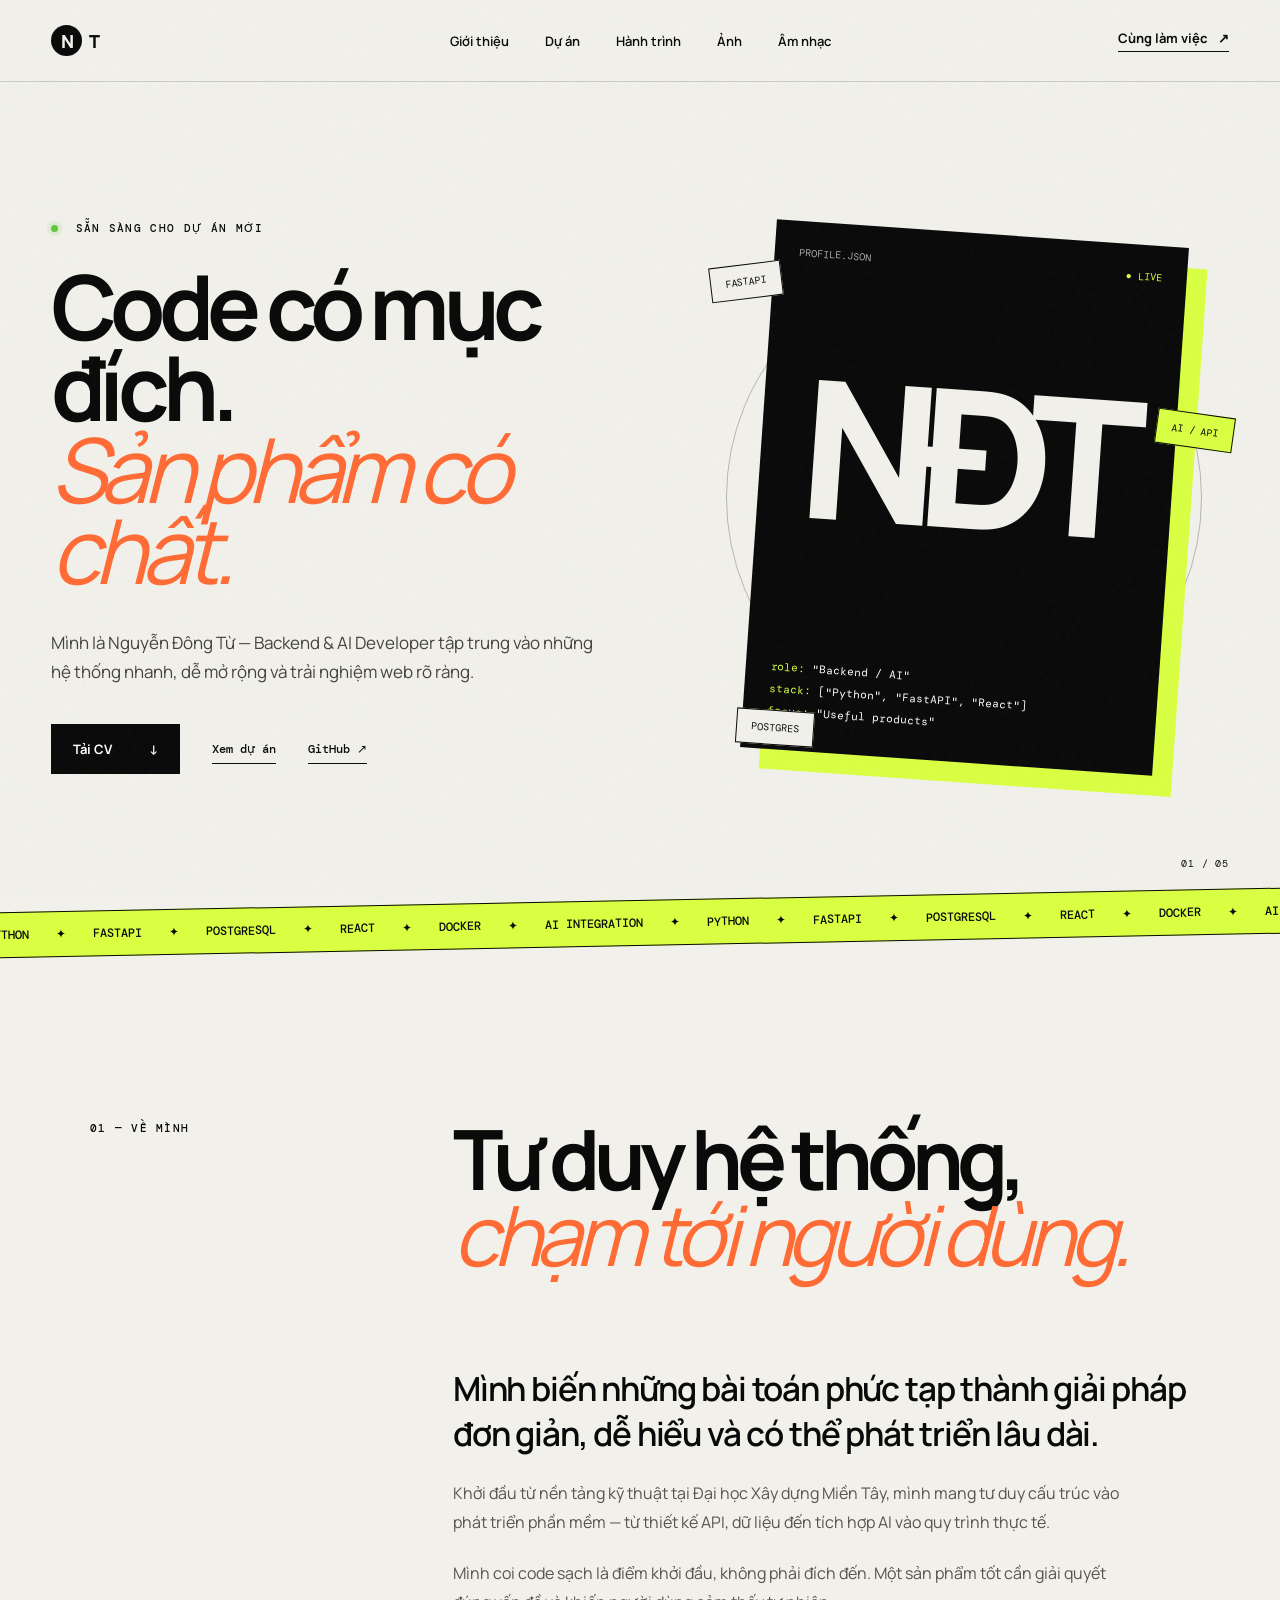
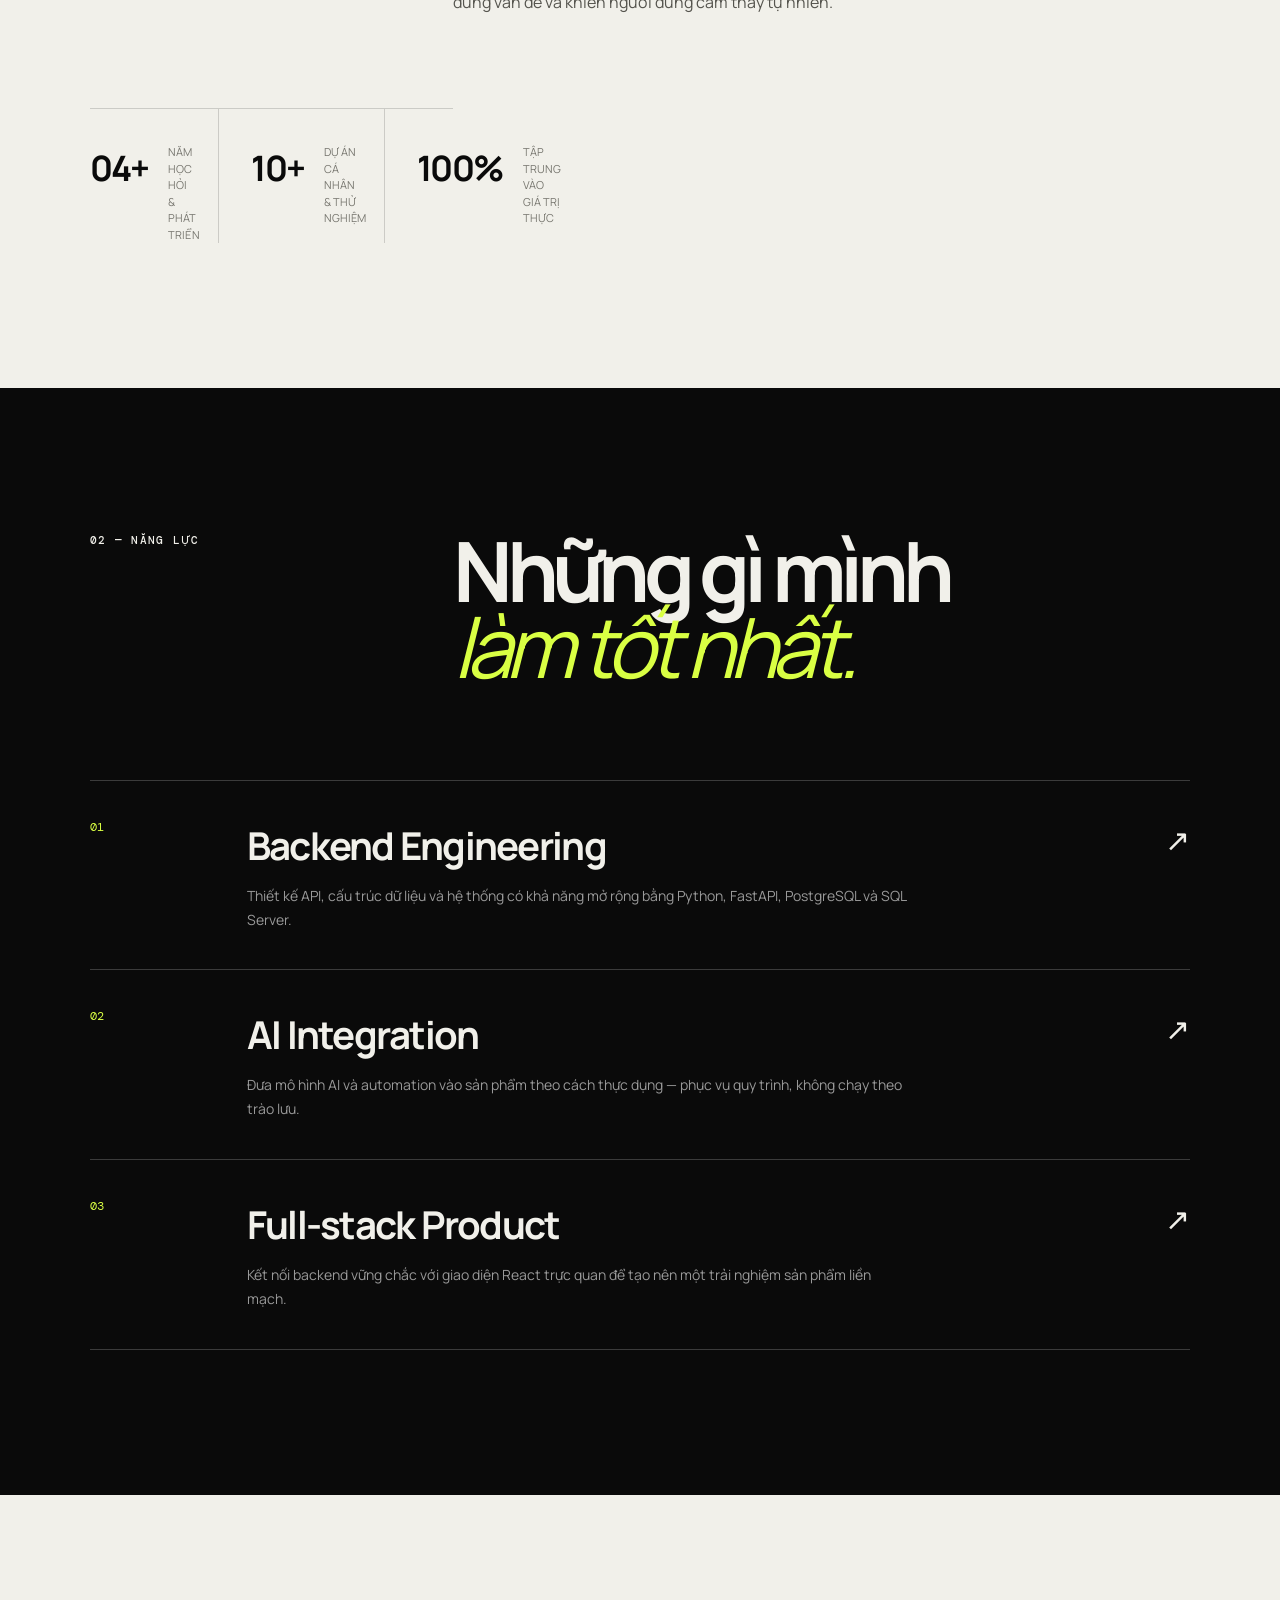
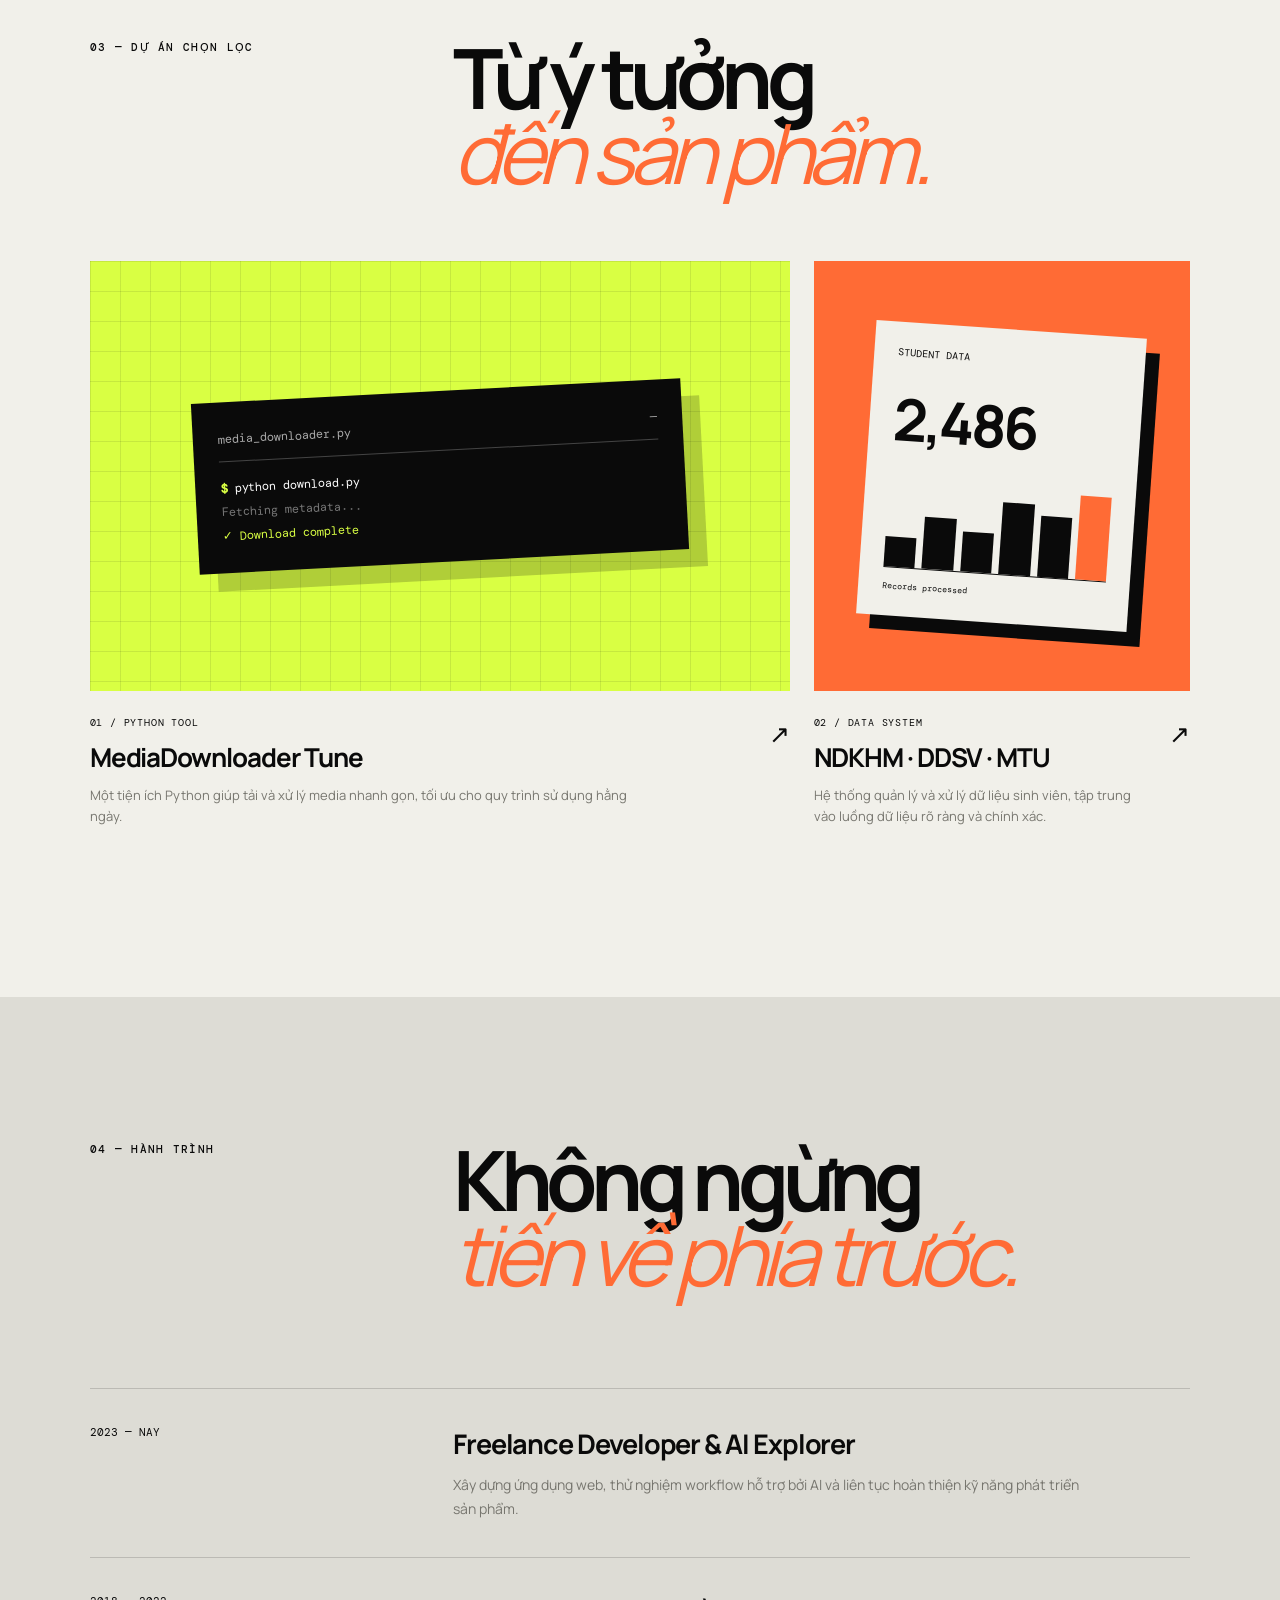
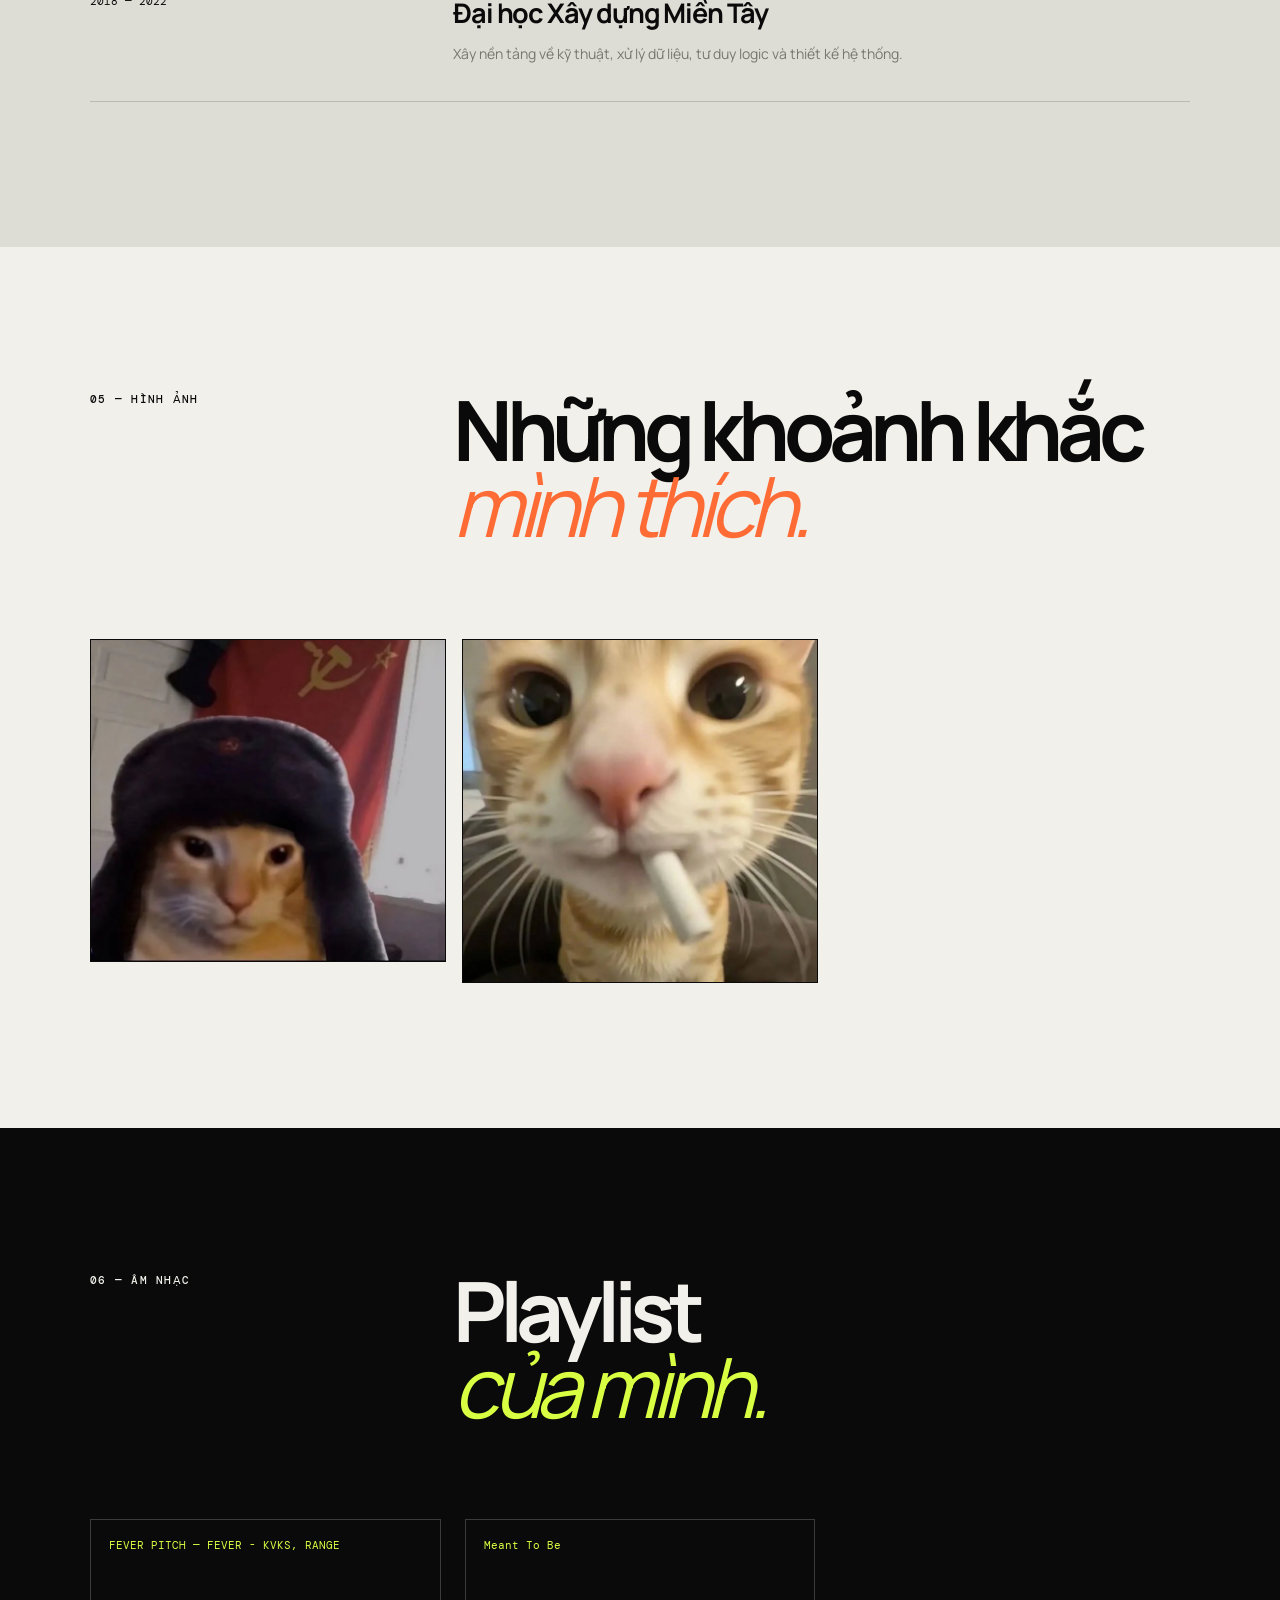
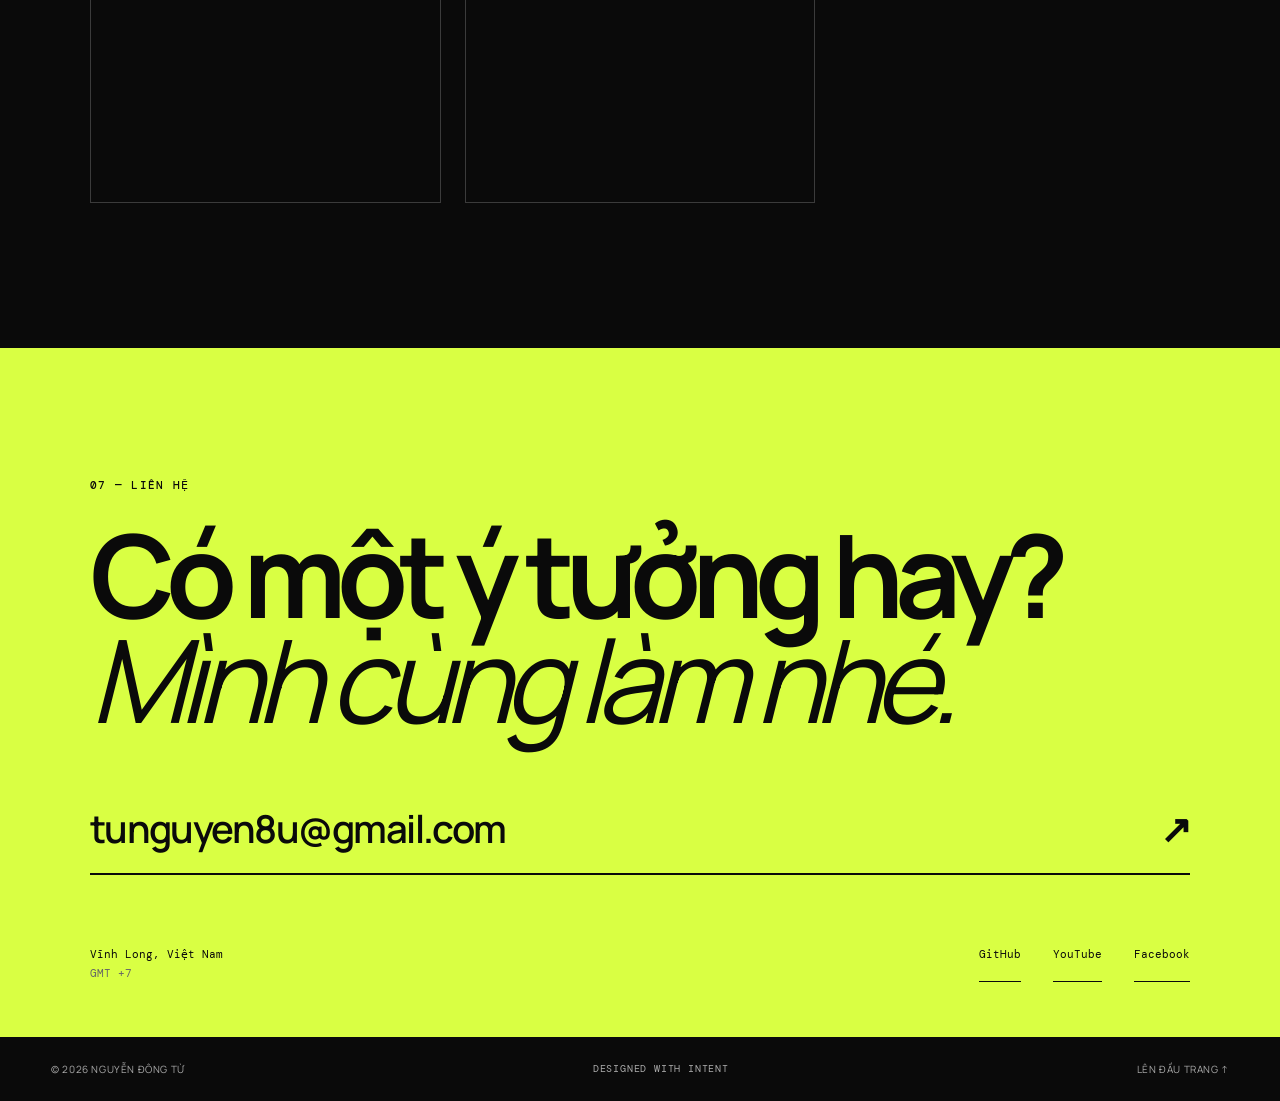
<file: index.html>
<!doctype html>
<html lang="vi">

<head>
  <meta charset="UTF-8">
  <meta name="viewport" content="width=device-width, initial-scale=1">
  <meta name="theme-color" content="#0a0a0a">
  <title>Nguyễn Từ — Backend & AI Developer</title>
  <meta name="description"
    content="Portfolio của Nguyễn Đông Từ — lập trình viên Backend & AI, xây dựng sản phẩm web nhanh, gọn và có chiều sâu.">
  <meta property="og:title" content="Nguyễn Đông Từ — Backend & AI Developer">
  <meta property="og:description" content="Biến ý tưởng thành những sản phẩm số gọn gàng, bền vững và hữu ích.">
  <meta property="og:type" content="website">
  <meta property="og:url" content="https://nguyen123tu.github.io/">
  <link rel="icon"
    href="data:image/svg+xml,<svg xmlns='http://www.w3.org/2000/svg' viewBox='0 0 100 100'><text y='.9em' font-size='82'>⚡</text></svg>">
  <link rel="preconnect" href="https://fonts.googleapis.com">
  <link rel="preconnect" href="https://fonts.gstatic.com" crossorigin>
  <link
    href="https://fonts.googleapis.com/css2?family=DM+Mono:wght@400;500&family=Manrope:wght@400;500;600;700;800&display=swap"
    rel="stylesheet">
  <link rel="stylesheet" href="style.css">
</head>

<body>
  <div class="noise" aria-hidden="true"></div>
  <div id="scroll-progress" aria-hidden="true"></div>

  <header class="site-header">
    <a class="brand" href="#top" aria-label="Về đầu trang"><span>N</span>T</a>
    <nav class="desktop-nav" aria-label="Điều hướng chính">
      <a href="#about">Giới thiệu</a>
      <a href="#work">Dự án</a>
      <a href="#journey">Hành trình</a>
      <a href="#gallery">Ảnh</a>
      <a href="#music">Âm nhạc</a>
    </nav>
    <a class="header-cta" href="mailto:tunguyen994@gmail.com">Cùng làm việc <span>↗</span></a>
    <button class="menu-button" aria-label="Mở menu" aria-expanded="false"><span></span><span></span></button>
  </header>

  <main id="top">
    <section class="hero">
      <div class="hero-copy reveal">
        <p class="eyebrow"><span class="status-dot"></span> Sẵn sàng cho dự án mới</p>
        <h1>Code có mục đích.<br><em>Sản phẩm có chất.</em></h1>
        <p class="hero-intro">Mình là Nguyễn Đông Từ — Backend & AI Developer tập trung vào những hệ thống nhanh, dễ mở
          rộng và trải nghiệm web rõ ràng.</p>
        <div class="hero-actions">
          <a class="button primary" href="CV_Nguyen_Dong_Tu.pdf" download>Tải CV <span>↓</span></a>
          <a class="text-link" href="#work">Xem dự án</a>
          <a class="text-link" href="https://github.com/nguyen123tu" target="_blank" rel="noreferrer">GitHub ↗</a>
        </div>
      </div>

      <div class="hero-stage reveal" aria-label="Minh họa hồ sơ lập trình viên">
        <div class="orbit orbit-one"></div>
        <div class="orbit orbit-two"></div>
        <div class="hero-card">
          <div class="card-top"><span>PROFILE.JSON</span><span class="live">● LIVE</span></div>
          <div class="monogram">NĐT</div>
          <div class="code-lines">
            <p><b>role:</b> "Backend / AI"</p>
            <p><b>stack:</b> ["Python", "FastAPI", "React"]</p>
            <p><b>focus:</b> "Useful products"</p>
          </div>
        </div>
        <span class="float-tag tag-one">FASTAPI</span>
        <span class="float-tag tag-two">AI / API</span>
        <span class="float-tag tag-three">POSTGRES</span>
      </div>
      <div class="hero-index mono">01 / 05</div>
    </section>

    <section class="ticker" aria-label="Công nghệ sử dụng">
      <div class="ticker-track">
        <span>PYTHON</span><i>✦</i><span>FASTAPI</span><i>✦</i><span>POSTGRESQL</span><i>✦</i><span>REACT</span><i>✦</i><span>DOCKER</span><i>✦</i><span>AI
          INTEGRATION</span><i>✦</i>
        <span>PYTHON</span><i>✦</i><span>FASTAPI</span><i>✦</i><span>POSTGRESQL</span><i>✦</i><span>REACT</span><i>✦</i><span>DOCKER</span><i>✦</i><span>AI
          INTEGRATION</span><i>✦</i>
      </div>
    </section>

    <section id="about" class="section about">
      <div class="section-heading reveal">
        <p class="eyebrow">01 — Về mình</p>
        <h2>Tư duy hệ thống,<br><span>chạm tới người dùng.</span></h2>
      </div>
      <div class="about-layout">
        <div class="about-copy reveal">
          <p class="lead">Mình biến những bài toán phức tạp thành giải pháp đơn giản, dễ hiểu và có thể phát triển lâu
            dài.</p>
          <p>Khởi đầu từ nền tảng kỹ thuật tại Đại học Xây dựng Miền Tây, mình mang tư duy cấu trúc vào phát triển phần
            mềm — từ thiết kế API, dữ liệu đến tích hợp AI vào quy trình thực tế.</p>
          <p>Mình coi code sạch là điểm khởi đầu, không phải đích đến. Một sản phẩm tốt cần giải quyết đúng vấn đề và
            khiến người dùng cảm thấy tự nhiên.</p>
        </div>
        <div class="facts reveal">
          <article><strong>04+</strong><span>Năm học hỏi<br>& phát triển</span></article>
          <article><strong>10+</strong><span>Dự án cá nhân<br>& thử nghiệm</span></article>
          <article><strong>100%</strong><span>Tập trung vào<br>giá trị thực</span></article>
        </div>
      </div>
    </section>

    <section class="section expertise">
      <div class="section-heading reveal">
        <p class="eyebrow">02 — Năng lực</p>
        <h2>Những gì mình<br><span>làm tốt nhất.</span></h2>
      </div>
      <div class="service-list">
        <article class="service reveal"><span class="service-no">01</span>
          <div>
            <h3>Backend Engineering</h3>
            <p>Thiết kế API, cấu trúc dữ liệu và hệ thống có khả năng mở rộng bằng Python, FastAPI, PostgreSQL và SQL
              Server.</p>
          </div><span class="service-arrow">↗</span>
        </article>
        <article class="service reveal"><span class="service-no">02</span>
          <div>
            <h3>AI Integration</h3>
            <p>Đưa mô hình AI và automation vào sản phẩm theo cách thực dụng — phục vụ quy trình, không chạy theo trào
              lưu.</p>
          </div><span class="service-arrow">↗</span>
        </article>
        <article class="service reveal"><span class="service-no">03</span>
          <div>
            <h3>Full-stack Product</h3>
            <p>Kết nối backend vững chắc với giao diện React trực quan để tạo nên một trải nghiệm sản phẩm liền mạch.
            </p>
          </div><span class="service-arrow">↗</span>
        </article>
      </div>
    </section>

    <section id="work" class="section work">
      <div class="section-heading reveal">
        <p class="eyebrow">03 — Dự án chọn lọc</p>
        <h2>Từ ý tưởng<br><span>đến sản phẩm.</span></h2>
      </div>
      <div class="project-grid">
        <a class="project project-featured reveal" href="https://github.com/nguyen123tu/MediaDownloader_Tune"
          target="_blank" rel="noreferrer">
          <div class="project-visual visual-one">
            <div class="terminal">
              <div class="terminal-bar">media_downloader.py <span>—</span></div>
              <p><b>$</b> python download.py</p>
              <p class="muted">Fetching metadata...</p>
              <p class="success">✓ Download complete</p>
            </div>
          </div>
          <div class="project-info">
            <div>
              <p class="mono">01 / PYTHON TOOL</p>
              <h3>MediaDownloader Tune</h3>
              <p>Một tiện ích Python giúp tải và xử lý media nhanh gọn, tối ưu cho quy trình sử dụng hằng ngày.</p>
            </div><span>↗</span>
          </div>
        </a>
        <a class="project reveal" href="https://github.com/nguyen123tu/NDKHM_DDSV_MTU" target="_blank" rel="noreferrer">
          <div class="project-visual visual-two">
            <div class="data-card"><span>STUDENT DATA</span><strong>2,486</strong>
              <div class="chart"><i></i><i></i><i></i><i></i><i></i><i></i></div><small>Records processed</small>
            </div>
          </div>
          <div class="project-info">
            <div>
              <p class="mono">02 / DATA SYSTEM</p>
              <h3>NDKHM · DDSV · MTU</h3>
              <p>Hệ thống quản lý và xử lý dữ liệu sinh viên, tập trung vào luồng dữ liệu rõ ràng và chính xác.</p>
            </div><span>↗</span>
          </div>
        </a>
      </div>
    </section>

    <section id="journey" class="section journey">
      <div class="section-heading reveal">
        <p class="eyebrow">04 — Hành trình</p>
        <h2>Không ngừng<br><span>tiến về phía trước.</span></h2>
      </div>
      <div class="timeline">
        <article class="timeline-row reveal"><time>2023 — NAY</time>
          <div>
            <h3>Freelance Developer & AI Explorer</h3>
            <p>Xây dựng ứng dụng web, thử nghiệm workflow hỗ trợ bởi AI và liên tục hoàn thiện kỹ năng phát triển sản
              phẩm.</p>
          </div>
        </article>
        <article class="timeline-row reveal"><time>2018 — 2022</time>
          <div>
            <h3>Đại học Xây dựng Miền Tây</h3>
            <p>Xây nền tảng về kỹ thuật, xử lý dữ liệu, tư duy logic và thiết kế hệ thống.</p>
          </div>
        </article>
      </div>
    </section>

    <section id="gallery" class="section gallery">
      <div class="section-heading reveal">
        <p class="eyebrow">05 — Hình ảnh</p>
        <h2>Những khoảnh khắc<br><span>mình thích.</span></h2>
      </div>
      <div class="gallery-grid" id="gallery-grid"></div>
    </section>

    <section id="music" class="section music">
      <div class="section-heading reveal">
        <p class="eyebrow">06 — Âm nhạc</p>
        <h2>Playlist<br><span>của mình.</span></h2>
      </div>
      <div class="music-grid" id="music-grid"></div>
    </section>

    <section class="contact reveal">
      <p class="eyebrow">07 — Liên hệ</p>
      <h2>Có một ý tưởng hay?<br><em>Mình cùng làm nhé.</em></h2>
      <a href="mailto:tunguyen8u@gmail.com">tunguyen8u@gmail.com <span>↗</span></a>
      <div class="contact-meta">
        <p>Vĩnh Long, Việt Nam<br><span>GMT +7</span></p>
        <div><a href="https://github.com/nguyen123tu" target="_blank" rel="noreferrer">GitHub</a><a
            href="https://www.youtube.com/@Tunguyen994" target="_blank" rel="noreferrer">YouTube</a><a
            href="https://www.facebook.com/NDTYtunguyen" target="_blank" rel="noreferrer">Facebook</a></div>
      </div>
    </section>
  </main>

  <footer>
    <p>© 2026 NGUYỄN ĐÔNG TỪ</p>
    <p class="mono">DESIGNED WITH INTENT</p><a href="#top">LÊN ĐẦU TRANG ↑</a>
  </footer>
  <div class="lightbox" id="lightbox" aria-hidden="true">
    <button class="lightbox-close" aria-label="Đóng">✕</button>
    <img alt="">
  </div>

  <script src="script.js"></script>
</body>

</html>
</file>
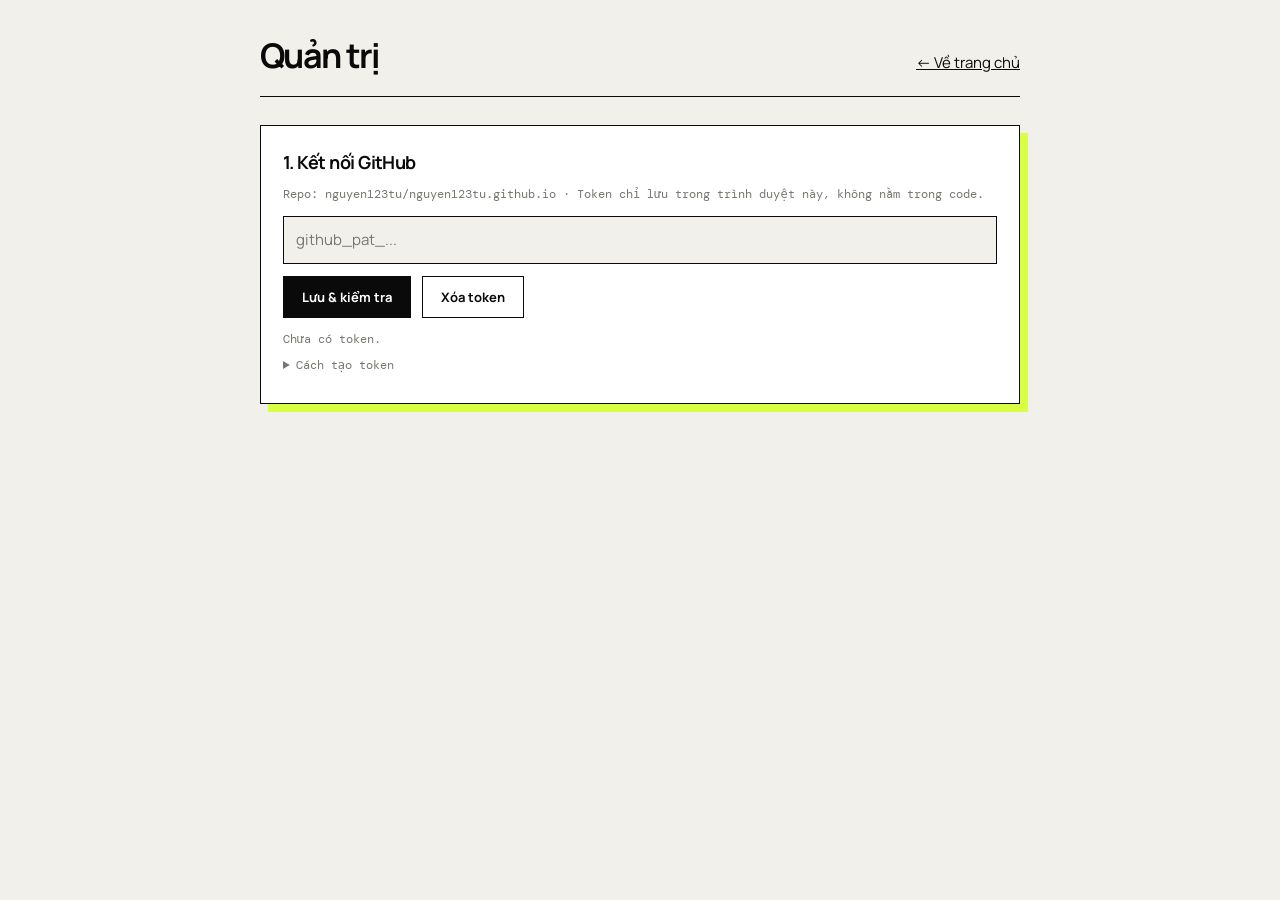
<file: admin.html>
<!doctype html>
<html lang="vi">
<head>
<meta charset="UTF-8">
<meta name="viewport" content="width=device-width, initial-scale=1">
<meta name="robots" content="noindex,nofollow">
<title>Quản trị — Nguyễn Từ</title>
<link rel="preconnect" href="https://fonts.googleapis.com">
<link rel="preconnect" href="https://fonts.gstatic.com" crossorigin>
<link href="https://fonts.googleapis.com/css2?family=DM+Mono:wght@400;500&family=Manrope:wght@400;600;700;800&display=swap" rel="stylesheet">
<style>
:root{--ink:#0a0a0a;--paper:#f1f0ea;--acid:#d9ff43;--orange:#ff6b35;--muted:#77766f;--line:rgba(10,10,10,.2)}
*{box-sizing:border-box;margin:0;padding:0}
[hidden]{display:none!important}
body{background:var(--paper);color:var(--ink);font:15px/1.6 "Manrope",sans-serif;padding:28px 5vw 80px}
main{max-width:760px;margin:0 auto}
header{display:flex;justify-content:space-between;align-items:baseline;margin-bottom:28px;border-bottom:1px solid var(--ink);padding-bottom:14px}
h1{font-size:34px;letter-spacing:-.05em}
h2{font-size:18px;letter-spacing:-.03em;margin-bottom:8px}
a{color:inherit}
.card{border:1px solid var(--ink);background:#fff;padding:22px;margin-bottom:22px;box-shadow:8px 8px 0 var(--acid)}
.hint,.status{font:12px/1.6 "DM Mono",monospace;color:var(--muted);margin:6px 0}
.status.ok{color:#2f8a14}.status.err{color:#c0392b}
input[type=text],input[type=password],input[type=url],input:not([type]),input[type=file]{width:100%;padding:11px 12px;border:1px solid var(--ink);background:var(--paper);font:inherit;margin:6px 0}
button{font:700 13px "Manrope",sans-serif;padding:11px 18px;border:1px solid var(--ink);background:var(--ink);color:#fff;cursor:pointer;margin:6px 8px 6px 0}
button:hover{background:var(--orange);border-color:var(--orange)}
button.ghost{background:transparent;color:var(--ink)}
button:disabled{opacity:.45;cursor:wait}
.tabs{display:flex;gap:0;margin-bottom:16px}
.tabs button{margin:0;background:transparent;color:var(--ink)}
.tabs button.on{background:var(--ink);color:#fff}
.items{list-style:none;margin-top:18px}
.items li{display:flex;align-items:center;gap:12px;border-top:1px solid var(--line);padding:10px 0}
.items img{width:52px;height:52px;object-fit:cover;background:var(--paper);flex:none}
.items .meta{flex:1;min-width:0;overflow-wrap:anywhere;font-size:13px}
.items .meta small{display:block;color:var(--muted);font-family:"DM Mono",monospace;font-size:11px}
.items button{margin:0;padding:7px 12px;font-size:12px}
ol{padding-left:20px;font-size:13px;color:#44433e}
</style>
</head>
<body>
<main>
  <header><h1>Quản trị</h1><a href="index.html">← Về trang chủ</a></header>

  <section class="card">
    <h2>1. Kết nối GitHub</h2>
    <p class="hint">Repo: nguyen123tu/nguyen123tu.github.io · Token chỉ lưu trong trình duyệt này, không nằm trong code.</p>
    <input id="token" type="password" placeholder="github_pat_..." autocomplete="off">
    <button id="save-token" type="button">Lưu &amp; kiểm tra</button>
    <button id="clear-token" type="button" class="ghost">Xóa token</button>
    <p id="auth-status" class="status"></p>
    <details>
      <summary class="hint">Cách tạo token</summary>
      <ol>
        <li>GitHub → Settings → Developer settings → Personal access tokens → Fine-grained tokens → Generate new token.</li>
        <li>Repository access: <b>Only select repositories</b> → chọn đúng repo nguyen123tu.github.io.</li>
        <li>Permissions → Repository permissions → <b>Contents: Read and write</b>.</li>
        <li>Đặt hạn dùng (ví dụ 90 ngày), tạo rồi dán token vào ô trên.</li>
      </ol>
    </details>
  </section>

  <section class="card" id="panel" hidden>
    <div class="tabs">
      <button type="button" data-tab="photos" class="on">Ảnh</button>
      <button type="button" data-tab="music">Nhạc</button>
    </div>

    <div id="tab-photos">
      <h2>Tải ảnh lên</h2>
      <p class="hint">Ảnh được tự động thu nhỏ (tối đa 1600px) và nén WebP trước khi tải.</p>
      <form id="photo-form">
        <input id="photo-files" type="file" accept="image/*" multiple required>
        <input id="photo-caption" type="text" placeholder="Chú thích (không bắt buộc, dùng chung cho các ảnh đã chọn)">
        <button type="submit">Tải ảnh lên</button>
      </form>
      <ul class="items" id="photo-list"></ul>
    </div>

    <div id="tab-music" hidden>
      <h2>Thêm bài hát</h2>
      <p class="hint">Dán link Spotify/YouTube, hoặc chọn file nhạc (tối đa ~25 MB, chỉ nên dùng nhạc bạn có quyền chia sẻ).</p>
      <form id="music-form">
        <input id="m-title" type="text" placeholder="Tên bài *" required>
        <input id="m-artist" type="text" placeholder="Ca sĩ / nghệ sĩ">
        <input id="m-link" type="url" placeholder="Link Spotify hoặc YouTube">
        <p class="hint">— hoặc —</p>
        <input id="m-file" type="file" accept="audio/*">
        <button type="submit">Thêm bài</button>
      </form>
      <ul class="items" id="music-list"></ul>
    </div>

    <p id="log" class="status"></p>
    <p class="hint">Sau khi tải lên, GitHub Pages cần khoảng 1 phút để cập nhật trang chính.</p>
  </section>
</main>

<script>
const OWNER = "NfxTune", REPO = "Tunguyen.io";
const API = `https://api.github.com/repos/${OWNER}/${REPO}`;
const TOKEN_KEY = "gh_admin_token";
let branch = "main";

const $ = (s) => document.querySelector(s);
const esc = (v = "") => String(v).replace(/[&<>"']/g, (c) => ({ "&": "&amp;", "<": "&lt;", ">": "&gt;", '"': "&quot;", "'": "&#39;" }[c]));
const getToken = () => { try { return localStorage.getItem(TOKEN_KEY) || ""; } catch { return ""; } };
const setToken = (t) => { try { t ? localStorage.setItem(TOKEN_KEY, t) : localStorage.removeItem(TOKEN_KEY); } catch {} };

function say(el, msg, kind = "") { el.textContent = msg; el.className = "status " + kind; }
const log = (m, k) => say($("#log"), m, k);
const setBusy = (b) => document.querySelectorAll("button, input").forEach((el) => { if (el.id !== "token") el.disabled = b; });

async function gh(path, opts = {}) {
  const res = await fetch(API + path, {
    ...opts, cache: "no-store",
    headers: {
      Accept: "application/vnd.github+json",
      Authorization: `Bearer ${getToken()}`,
      "X-GitHub-Api-Version": "2022-11-28",
      ...(opts.body ? { "Content-Type": "application/json" } : {}),
    },
  });
  if (!res.ok) {
    let msg = res.statusText;
    try { msg = (await res.json()).message || msg; } catch {}
    const e = new Error(`${res.status}: ${msg}`); e.status = res.status; throw e;
  }
  return res.status === 204 ? null : res.json();
}

const utf8ToB64 = (str) => { let bin = ""; new TextEncoder().encode(str).forEach((b) => (bin += String.fromCharCode(b))); return btoa(bin); };
const b64ToUtf8 = (b64) => new TextDecoder().decode(Uint8Array.from(atob(b64.replace(/\s/g, "")), (c) => c.charCodeAt(0)));
const blobToB64 = (blob) => new Promise((ok, no) => { const r = new FileReader(); r.onload = () => ok(r.result.split(",")[1]); r.onerror = () => no(r.error); r.readAsDataURL(blob); });
const slug = (s) => s.normalize("NFD").replace(/[\u0300-\u036f]/g, "").replace(/đ/gi, "d").toLowerCase().replace(/\.[^.]+$/, "").replace(/[^a-z0-9]+/g, "-").replace(/^-+|-+$/g, "").slice(0, 40) || "file";

async function readData() {
  try {
    const f = await gh(`/contents/data.json?ref=${encodeURIComponent(branch)}`);
    const d = JSON.parse(b64ToUtf8(f.content));
    return { data: { gallery: d.gallery || [], tracks: d.tracks || [] }, sha: f.sha };
  } catch (e) {
    if (e.status === 404) return { data: { gallery: [], tracks: [] }, sha: null };
    throw e;
  }
}
async function updateData(mutate, message) {
  for (let i = 0; i < 2; i++) {
    const { data, sha } = await readData();
    mutate(data);
    const body = { message, content: utf8ToB64(JSON.stringify(data, null, 2) + "\n"), branch };
    if (sha) body.sha = sha;
    try { await gh("/contents/data.json", { method: "PUT", body: JSON.stringify(body) }); return data; }
    catch (e) { if (e.status === 409 && i === 0) continue; throw e; }
  }
}
async function putFile(path, blob, message) {
  return gh(`/contents/${path}`, { method: "PUT", body: JSON.stringify({ message, content: await blobToB64(blob), branch }) });
}
async function deleteFile(path) {
  const f = await gh(`/contents/${path}?ref=${encodeURIComponent(branch)}`);
  await gh(`/contents/${path}`, { method: "DELETE", body: JSON.stringify({ message: `Xóa ${path}`, sha: f.sha, branch }) });
}

async function compressImage(file, maxW = 1600) {
  const bmp = await createImageBitmap(file);
  const scale = Math.min(1, maxW / bmp.width);
  const canvas = document.createElement("canvas");
  canvas.width = Math.round(bmp.width * scale); canvas.height = Math.round(bmp.height * scale);
  canvas.getContext("2d").drawImage(bmp, 0, 0, canvas.width, canvas.height);
  const toBlob = (type, q) => new Promise((r) => canvas.toBlob(r, type, q));
  let blob = await toBlob("image/webp", 0.85), ext = "webp";
  if (!blob || blob.type !== "image/webp") { blob = await toBlob("image/jpeg", 0.85); ext = "jpg"; }
  return { blob, ext };
}

function toEmbed(url) {
  let m;
  if ((m = url.match(/open\.spotify\.com\/(?:intl-[a-z]+\/)?(track|album|playlist|episode|show|artist)\/([A-Za-z0-9]+)/)))
    return { embed: `https://open.spotify.com/embed/${m[1]}/${m[2]}`, height: m[1] === "track" || m[1] === "episode" ? 152 : 352 };
  if ((m = url.match(/(?:youtu\.be\/|youtube\.com\/(?:watch\?(?:.*&)?v=|embed\/|shorts\/))([A-Za-z0-9_-]{11})/)))
    return { embed: `https://www.youtube.com/embed/${m[1]}`, height: 220 };
  return null;
}

async function connect() {
  const status = $("#auth-status");
  if (!getToken()) { say(status, "Chưa có token.", ""); $("#panel").hidden = true; return; }
  say(status, "Đang kiểm tra...");
  try {
    const repo = await gh("");
    branch = repo.default_branch || "main";
    if (repo.permissions && !repo.permissions.push) throw new Error("Token chưa có quyền ghi (Contents: Read and write).");
    say(status, `Đã kết nối repo ${repo.full_name} (nhánh ${branch}).`, "ok");
    $("#panel").hidden = false;
    await refreshLists();
  } catch (e) {
    say(status, "Lỗi: " + e.message, "err");
    $("#panel").hidden = true;
  }
}

async function refreshLists() {
  const { data } = await readData();
  const photos = $("#photo-list"), music = $("#music-list");
  photos.innerHTML = data.gallery.length ? "" : '<li class="hint">Chưa có ảnh.</li>';
  data.gallery.forEach((g) => {
    const li = document.createElement("li");
    li.innerHTML = `<img src="${esc(g.src)}" alt="" onerror="this.style.visibility='hidden'"><div class="meta">${esc(g.caption || "(không chú thích)")}<small>${esc(g.src)}</small></div><button type="button" class="ghost">Xóa</button>`;
    li.querySelector("button").onclick = () => removeItem("gallery", g.src, g.src);
    photos.appendChild(li);
  });
  music.innerHTML = data.tracks.length ? "" : '<li class="hint">Chưa có bài nào.</li>';
  data.tracks.forEach((t) => {
    const key = t.audio || t.embed;
    const li = document.createElement("li");
    li.innerHTML = `<div class="meta">${esc(t.title)}${t.artist ? " — " + esc(t.artist) : ""}<small>${esc(key)}</small></div><button type="button" class="ghost">Xóa</button>`;
    li.querySelector("button").onclick = () => removeItem("tracks", key, t.audio);
    music.appendChild(li);
  });
}

async function removeItem(kind, key, filePath) {
  if (!confirm("Xóa mục này khỏi trang?")) return;
  setBusy(true);
  try {
    log("Đang xóa...");
    await updateData((d) => { d[kind] = d[kind].filter((x) => (x.src || x.audio || x.embed) !== key); }, "Xóa mục khỏi data.json");
    if (filePath) { try { await deleteFile(filePath); } catch (e) { log("Đã gỡ khỏi trang nhưng chưa xóa được file: " + e.message, "err"); setBusy(false); await refreshLists(); return; } }
    log("Đã xóa.", "ok");
    await refreshLists();
  } catch (e) { log("Lỗi: " + e.message, "err"); }
  setBusy(false);
}

$("#save-token").onclick = () => { setToken($("#token").value.trim()); $("#token").value = ""; connect(); };
$("#clear-token").onclick = () => { setToken(""); $("#token").value = ""; connect(); };

document.querySelectorAll(".tabs button").forEach((b) => b.onclick = () => {
  document.querySelectorAll(".tabs button").forEach((x) => x.classList.toggle("on", x === b));
  $("#tab-photos").hidden = b.dataset.tab !== "photos";
  $("#tab-music").hidden = b.dataset.tab !== "music";
});

$("#photo-form").addEventListener("submit", async (e) => {
  e.preventDefault();
  const files = [...$("#photo-files").files];
  const caption = $("#photo-caption").value.trim();
  if (!files.length) return;
  setBusy(true);
  let done = 0;
  try {
    for (const file of files) {
      log(`Đang xử lý ${file.name} (${done + 1}/${files.length})...`);
      const { blob, ext } = await compressImage(file);
      const path = `images/${Date.now()}-${slug(file.name)}.${ext}`;
      await putFile(path, blob, `Thêm ảnh ${path}`);
      await updateData((d) => { d.gallery.unshift({ src: path, alt: caption || "Ảnh", caption }); }, `Thêm ảnh ${path} vào data.json`);
      done++;
    }
    log(`Đã tải lên ${done} ảnh.`, "ok");
    e.target.reset();
    await refreshLists();
  } catch (err) { log(`Lỗi sau ${done}/${files.length} ảnh: ${err.message}`, "err"); }
  setBusy(false);
});

$("#music-form").addEventListener("submit", async (e) => {
  e.preventDefault();
  const title = $("#m-title").value.trim(), artist = $("#m-artist").value.trim();
  const link = $("#m-link").value.trim(), file = $("#m-file").files[0];
  if (!!link === !!file) return log("Hãy dán link HOẶC chọn file (chỉ một trong hai).", "err");
  setBusy(true);
  try {
    let track = { title, artist };
    if (link) {
      const em = toEmbed(link);
      if (!em) throw new Error("Chỉ hỗ trợ link Spotify hoặc YouTube.");
      Object.assign(track, em);
    } else {
      if (file.size > 25 * 1024 * 1024) throw new Error("File quá lớn (tối đa ~25 MB).");
      const ext = (file.name.match(/\.([a-z0-9]+)$/i) || [, "mp3"])[1].toLowerCase();
      const path = `music/${Date.now()}-${slug(file.name)}.${ext}`;
      log("Đang tải file nhạc...");
      await putFile(path, file, `Thêm nhạc ${path}`);
      track.audio = path;
    }
    await updateData((d) => { d.tracks.unshift(track); }, `Thêm bài ${title} vào data.json`);
    log("Đã thêm bài hát.", "ok");
    e.target.reset();
    await refreshLists();
  } catch (err) { log("Lỗi: " + err.message, "err"); }
  setBusy(false);
});

connect();
</script>
</body>
</html>
</file>
<file: style.css>
:root{--ink:#0a0a0a;--paper:#f1f0ea;--acid:#d9ff43;--orange:#ff6b35;--muted:#77766f;--line:rgba(10,10,10,.16);--display:"Manrope",sans-serif;--mono:"DM Mono",monospace}
*{box-sizing:border-box;margin:0;padding:0}
html{scroll-behavior:smooth}
body{background:var(--paper);color:var(--ink);font-family:var(--display);overflow-x:hidden}
a{color:inherit;text-decoration:none}
.noise{position:fixed;inset:0;pointer-events:none;opacity:.035;z-index:99;background-image:url("data:image/svg+xml,%3Csvg viewBox='0 0 180 180' xmlns='http://www.w3.org/2000/svg'%3E%3Cfilter id='n'%3E%3CfeTurbulence type='fractalNoise' baseFrequency='.9' numOctaves='4' stitchTiles='stitch'/%3E%3C/filter%3E%3Crect width='100%25' height='100%25' filter='url(%23n)' opacity='.65'/%3E%3C/svg%3E")}
#scroll-progress{position:fixed;z-index:110;top:0;left:0;width:100%;height:3px;background:var(--orange);transform:scaleX(0);transform-origin:left}
.site-header{height:82px;display:grid;grid-template-columns:1fr auto 1fr;align-items:center;padding:0 4vw;border-bottom:1px solid var(--line);position:absolute;width:100%;z-index:10}
.brand{font-weight:800;font-size:18px;letter-spacing:-.05em}.brand span{display:inline-grid;place-items:center;background:var(--ink);color:var(--paper);border-radius:50%;width:31px;height:31px;margin-right:7px}
.desktop-nav{display:flex;gap:36px;font-size:13px;font-weight:600}.desktop-nav a:hover{opacity:.5}
.header-cta{justify-self:end;border-bottom:1px solid;padding-bottom:4px;font-size:13px;font-weight:700}.header-cta span{margin-left:8px}
.menu-button{display:none;background:none;border:0;width:34px}.menu-button span{display:block;height:1px;background:var(--ink);margin:7px 0}
.hero{min-height:100vh;padding:150px 4vw 55px;display:grid;grid-template-columns:1.06fr .94fr;gap:4vw;align-items:center;position:relative}
.eyebrow{font:500 11px var(--mono);letter-spacing:.12em;text-transform:uppercase;margin-bottom:30px}.status-dot{width:7px;height:7px;background:#5fc73b;border-radius:50%;display:inline-block;margin-right:9px;box-shadow:0 0 0 4px rgba(95,199,59,.12)}
h1,h2{font-size:clamp(54px,7vw,108px);line-height:.91;letter-spacing:-.075em;font-weight:700}h1 em,h2 span,h2 em{font-weight:400;color:var(--orange);font-style:italic}
.hero-intro{font-size:17px;line-height:1.7;max-width:560px;margin:38px 0;color:#44433e}
.hero-actions{display:flex;align-items:center;gap:32px;flex-wrap:wrap}.button{padding:16px 22px;font-size:13px;font-weight:700}.button.primary{background:var(--ink);color:white}.button.primary:hover{background:var(--orange)}.button span{padding-left:34px}.text-link{font:500 12px var(--mono);border-bottom:1px solid;padding:6px 0}
.hero-stage{height:min(68vw,650px);max-height:650px;position:relative;display:grid;place-items:center}.hero-card{background:var(--ink);color:white;width:min(78%,430px);aspect-ratio:.78;padding:25px;transform:rotate(4deg);box-shadow:20px 20px 0 var(--acid);position:relative;z-index:2}.card-top{font:10px var(--mono);display:flex;justify-content:space-between;color:#aaa}.live{color:var(--acid)}.monogram{font-weight:800;font-size:clamp(100px,15vw,220px);line-height:1;letter-spacing:-.12em;position:absolute;left:40px;top:24%;color:var(--paper)}.code-lines{font:11px/2 var(--mono);position:absolute;bottom:28px}.code-lines b{color:var(--acid);font-weight:400}
.orbit{position:absolute;border:1px solid rgba(10,10,10,.25);border-radius:50%}.orbit-one{width:90%;aspect-ratio:1}.orbit-two{width:65%;aspect-ratio:1}.float-tag{position:absolute;background:var(--paper);border:1px solid var(--ink);font:10px var(--mono);padding:10px 14px;z-index:3}.tag-one{top:14%;left:2%;transform:rotate(-7deg)}.tag-two{right:-1%;top:37%;transform:rotate(8deg);background:var(--acid)}.tag-three{bottom:12%;left:7%;transform:rotate(4deg)}.hero-index{position:absolute;bottom:30px;right:4vw}.mono{font:10px var(--mono);letter-spacing:.08em}
.ticker{overflow:hidden;background:var(--acid);border-block:1px solid var(--ink);transform:rotate(-1.1deg);width:102%;margin-left:-1%}.ticker-track{display:flex;gap:27px;align-items:center;white-space:nowrap;width:max-content;padding:14px 0;animation:ticker 25s linear infinite;font:500 12px var(--mono)}.ticker-track i{font-style:normal}@keyframes ticker{to{transform:translateX(-50%)}}
.section{padding:145px 7vw}.section-heading{display:grid;grid-template-columns:33% 67%;align-items:start;margin-bottom:95px}.section-heading h2{font-size:clamp(52px,6.5vw,96px)}
.about{padding-top:175px}.about-layout{display:grid;grid-template-columns:33% 67%}.about-copy{grid-column:2;max-width:850px}.about-copy p{font-size:16px;line-height:1.8;color:#55544e;margin-bottom:22px;max-width:680px}.about-copy .lead{font-size:clamp(23px,2.6vw,38px);line-height:1.35;color:var(--ink);font-weight:600;letter-spacing:-.035em;max-width:840px}.facts{display:grid;grid-template-columns:repeat(3,1fr);border-top:1px solid var(--line);margin-top:70px}.facts article{padding:35px 18px 0 0;display:flex;gap:20px}.facts article+article{border-left:1px solid var(--line);padding-left:32px}.facts strong{font-size:35px;letter-spacing:-.05em}.facts span{font-size:11px;line-height:1.5;color:var(--muted);text-transform:uppercase}
.expertise{background:var(--ink);color:var(--paper)}.expertise .section-heading h2 span{color:var(--acid)}.service{display:grid;grid-template-columns:12% 1fr auto;gap:25px;border-top:1px solid rgba(255,255,255,.2);padding:38px 0;transition:.3s}.service:last-child{border-bottom:1px solid rgba(255,255,255,.2)}.service:hover{padding-left:18px;background:rgba(255,255,255,.035)}.service-no{font:12px var(--mono);color:var(--acid)}.service h3{font-size:clamp(25px,3vw,42px);letter-spacing:-.045em;margin-bottom:12px}.service p{color:#999;line-height:1.7;max-width:660px;font-size:14px}.service-arrow{font-size:30px}
.work .section-heading{margin-bottom:70px}.project-grid{display:grid;grid-template-columns:1.3fr .7fr;gap:24px}.project{display:block}.project-visual{height:430px;display:grid;place-items:center;overflow:hidden;transition:.4s}.project:hover .project-visual{transform:translateY(-5px)}.visual-one{background:#d9ff43;background-image:linear-gradient(rgba(10,10,10,.09) 1px,transparent 1px),linear-gradient(90deg,rgba(10,10,10,.09) 1px,transparent 1px);background-size:30px 30px}.terminal{width:70%;background:var(--ink);color:white;padding:25px;box-shadow:18px 18px 0 rgba(10,10,10,.2);transform:rotate(-3deg);font:12px/2 var(--mono)}.terminal-bar{border-bottom:1px solid #444;padding-bottom:10px;margin-bottom:14px;color:#aaa}.terminal-bar span{float:right}.terminal b,.success{color:var(--acid)}.muted{color:#777}.visual-two{background:var(--orange)}.data-card{width:72%;padding:24px;background:var(--paper);transform:rotate(4deg);box-shadow:14px 14px 0 var(--ink);font:10px var(--mono)}.data-card strong{display:block;font:700 58px var(--display);letter-spacing:-.06em;margin:20px 0}.chart{height:90px;display:flex;align-items:end;gap:7px;border-bottom:1px solid}.chart i{flex:1;background:var(--ink)}.chart i:nth-child(1){height:34%}.chart i:nth-child(2){height:59%}.chart i:nth-child(3){height:45%}.chart i:nth-child(4){height:81%}.chart i:nth-child(5){height:68%}.chart i:nth-child(6){height:94%;background:var(--orange)}.data-card small{display:block;margin-top:13px}.project-info{display:flex;justify-content:space-between;gap:20px;padding:25px 0}.project-info h3{font-size:26px;letter-spacing:-.04em;margin:10px 0}.project-info p:not(.mono){color:var(--muted);font-size:13px;line-height:1.6;max-width:540px}.project-info>span{font-size:25px}
.journey{background:#dddcd5}.timeline-row{display:grid;grid-template-columns:33% 67%;border-top:1px solid var(--line);padding:36px 0}.timeline-row:last-child{border-bottom:1px solid var(--line)}.timeline-row time{font:11px var(--mono)}.timeline-row h3{font-size:27px;letter-spacing:-.04em;margin-bottom:11px}.timeline-row p{color:var(--muted);font-size:14px;line-height:1.7;max-width:650px}
.contact{background:var(--acid);padding:130px 7vw 55px}.contact h2{font-size:clamp(55px,9vw,135px);max-width:1200px}.contact h2 em{color:var(--ink)}.contact>a{display:flex;justify-content:space-between;align-items:center;border-bottom:2px solid;margin-top:70px;padding-bottom:18px;font-size:clamp(19px,3vw,42px);font-weight:600;letter-spacing:-.04em}.contact-meta{display:flex;justify-content:space-between;margin-top:70px;font:11px/1.7 var(--mono)}.contact-meta p span{color:#666}.contact-meta div{display:flex;gap:32px}.contact-meta a{border-bottom:1px solid}
footer{background:var(--ink);color:#aaa;padding:25px 4vw;display:flex;justify-content:space-between;font-size:10px;letter-spacing:.06em}
.reveal{opacity:0;transform:translateY(24px);transition:opacity .75s ease,transform .75s ease}.reveal.visible{opacity:1;transform:none}
.gallery-grid{columns:3 260px;column-gap:16px}
.gallery-grid figure{break-inside:avoid;margin-bottom:16px;overflow:hidden;border:1px solid var(--ink);cursor:zoom-in;position:relative;background:var(--ink)}
.gallery-grid img{width:100%;display:block;transition:transform .5s,opacity .3s}
.gallery-grid figure:hover img{transform:scale(1.04);opacity:.85}
.gallery-grid figcaption{position:absolute;left:0;bottom:0;background:var(--acid);font:10px var(--mono);padding:6px 10px;transform:translateY(100%);transition:.3s}
.gallery-grid figure:hover figcaption{transform:none}
.music{background:var(--ink);color:var(--paper)}
.music .section-heading h2 span{color:var(--acid)}
.music-grid{display:grid;grid-template-columns:repeat(auto-fill,minmax(300px,1fr));gap:24px}
.track{border:1px solid rgba(255,255,255,.2);padding:18px}
.track p{font:11px var(--mono);color:var(--acid);margin-bottom:12px}
.track iframe{width:100%;border:0;display:block}
.lightbox{position:fixed;inset:0;background:rgba(10,10,10,.93);display:none;place-items:center;z-index:120;cursor:zoom-out}
.lightbox.open{display:grid}
.lightbox img{max-width:92vw;max-height:88vh;box-shadow:12px 12px 0 var(--acid)}
.lightbox-close{position:absolute;top:22px;right:4vw;background:none;border:0;color:#fff;font-size:24px;cursor:pointer}
.empty-note{font:12px var(--mono);color:var(--muted)}.music .empty-note{color:#999}.track audio{width:100%;display:block}
@media(max-width:800px){.site-header{height:70px;grid-template-columns:1fr auto}.desktop-nav,.header-cta{display:none}.menu-button{display:block}.desktop-nav.open{display:flex;position:fixed;inset:70px 0 0;background:var(--acid);flex-direction:column;align-items:center;justify-content:center;font-size:24px;z-index:20}.hero{grid-template-columns:1fr;padding-top:125px}.hero-stage{height:520px}.hero-index{display:none}.section{padding:100px 6vw}.section-heading{grid-template-columns:1fr;gap:20px;margin-bottom:60px}.about-layout,.timeline-row{grid-template-columns:1fr}.about-copy{grid-column:1}.facts{grid-template-columns:1fr}.facts article+article{border-left:0}.facts article{border-bottom:1px solid var(--line);padding:24px 0}.project-grid{grid-template-columns:1fr}.project-visual{height:360px}.service{grid-template-columns:45px 1fr auto}.contact{padding:90px 6vw 40px}.contact-meta{gap:30px}.contact-meta div{flex-direction:column;gap:10px}footer{gap:20px;flex-wrap:wrap}}
@media(max-width:480px){h1{font-size:50px}.hero{padding-inline:5vw}.hero-stage{height:420px}.hero-card{width:76%;box-shadow:12px 12px 0 var(--acid)}.monogram{font-size:110px;left:28px}.float-tag{padding:8px}.section{padding-inline:5vw}.section-heading h2{font-size:49px}.project-visual{height:300px}.terminal{width:82%;padding:17px;font-size:9px}.data-card{width:78%}.contact h2{font-size:52px}.contact-meta{flex-direction:column}footer p:nth-child(2){display:none}}
@media(prefers-reduced-motion:reduce){html{scroll-behavior:auto}.ticker-track{animation:none}.reveal{opacity:1;transform:none;transition:none}}
</file>
